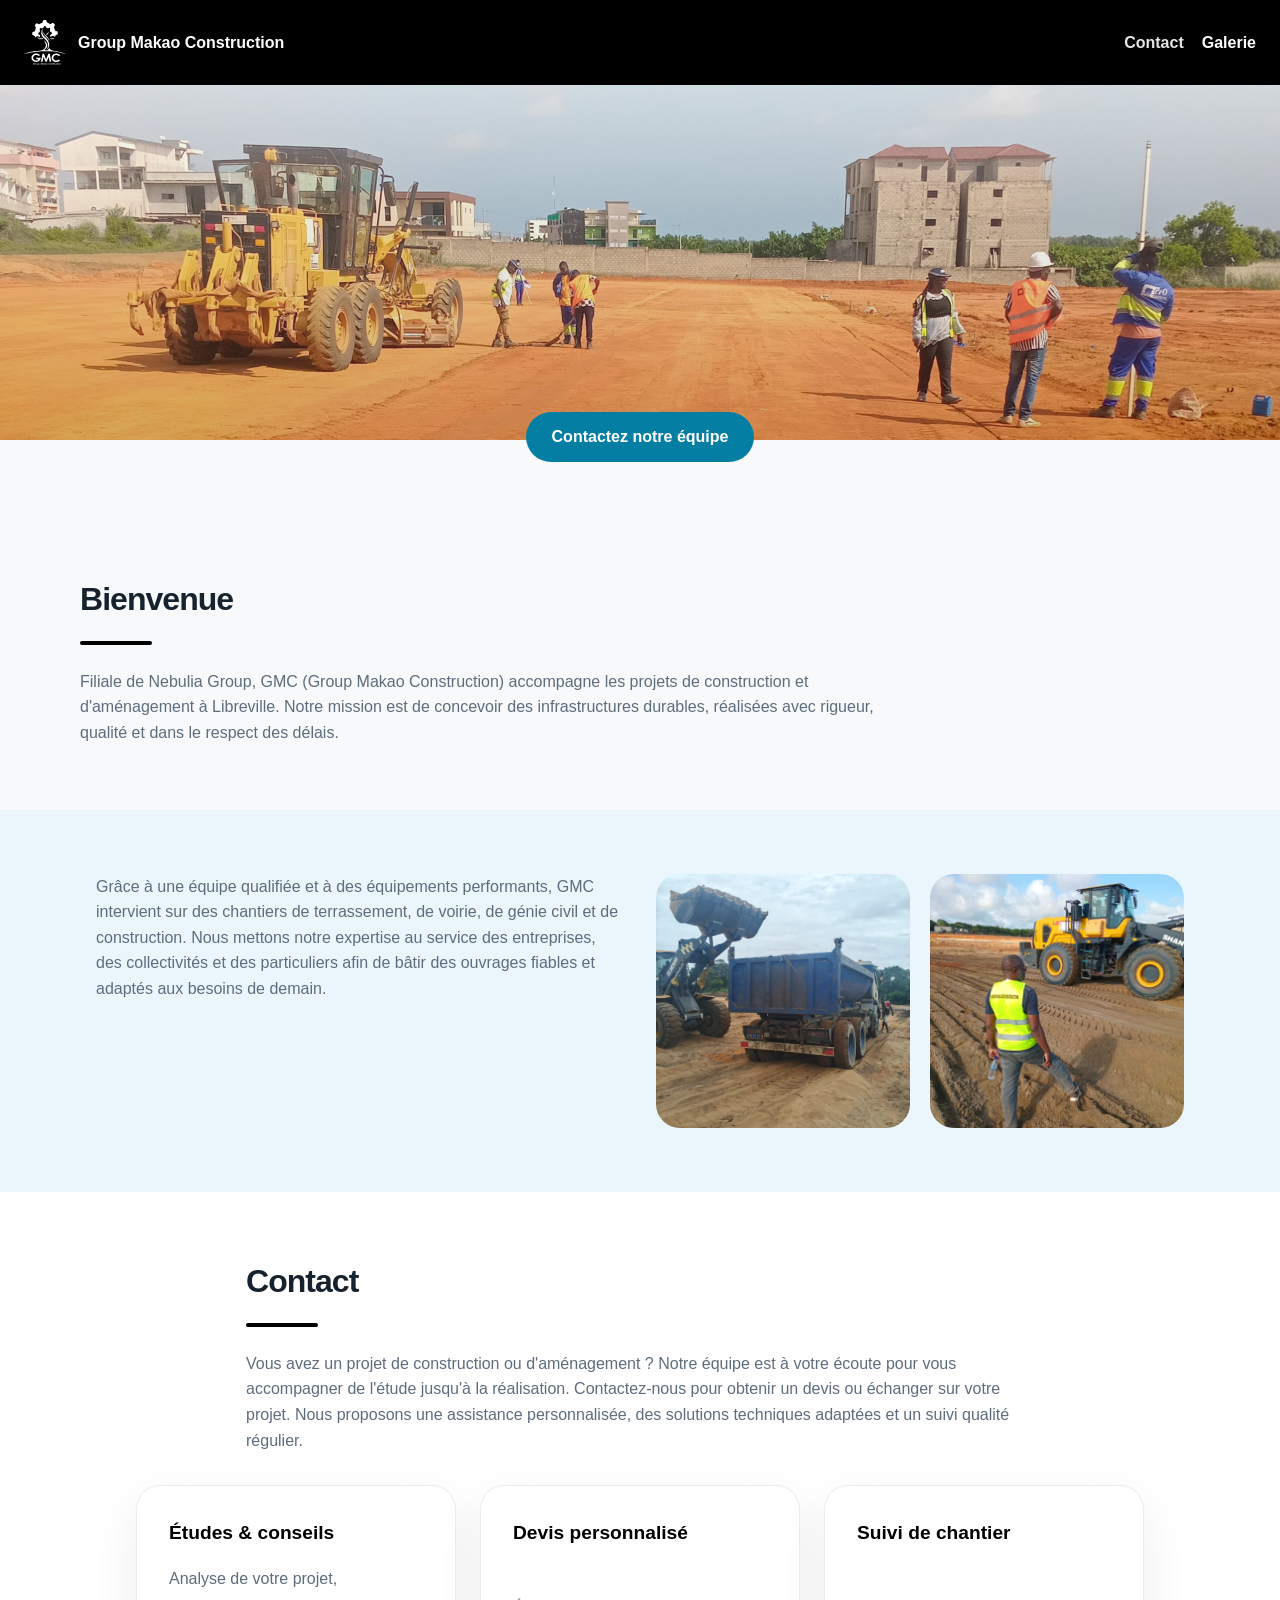
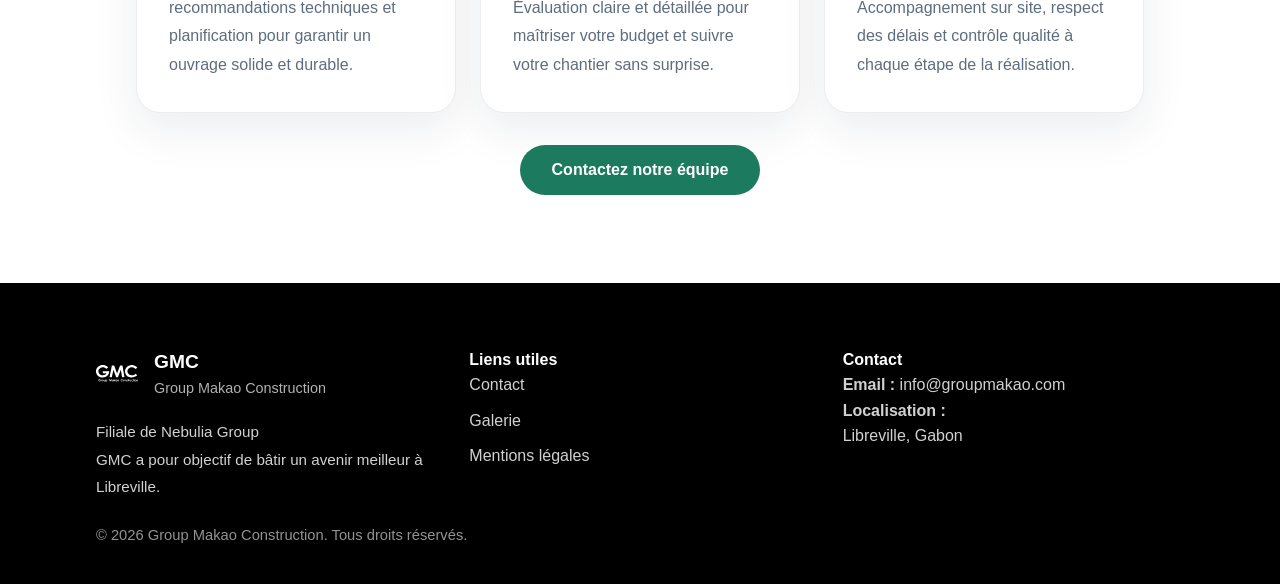
<file: index.html>
<!DOCTYPE html>
<html lang="fr">
<head>
    <meta charset="UTF-8">
    <meta name="viewport" content="width=device-width, initial-scale=1.0">
    <title>GMC</title>
    <link rel="stylesheet" href="./style/style.css">
</head>
<body>
    <section class="hero">
        <img src="./ASSETS/IMG/photo2.jpg" alt="Chantier GMC" class="hero-image">
        <div class="hero-bar container">
            <a class="brand" href="./index.html">
                <img src="./ASSETS/LOGO/logo 1.svg" alt="Logo GMC">
                Group Makao Construction
            </a>
            <nav class="header-nav" aria-label="Navigation principale">
                <a href="./contact.html">Contact</a>
                <a href="./galerie.html" class="active" aria-current="page">Galerie</a>
            </nav>
        </div>
    </section>

    <section class="hero-action container">
        <a href="./contact.html" class="btn btn-primary">Contactez notre équipe</a>
    </section>

    <section class="section welcome container fade-in">
        <div class="section-header">
            <h2>Bienvenue</h2>
            <div class="section-underline"></div>
        </div>
        <p>Filiale de Nebulia Group, GMC (Group Makao Construction) accompagne les projets de construction et d'aménagement à Libreville. Notre mission est de concevoir des infrastructures durables, réalisées avec rigueur, qualité et dans le respect des délais.</p>
    </section>

    <section class="section presentation fade-in">
        <div class="container presentation-grid">
            <div class="presentation-copy">
                <p>Grâce à une équipe qualifiée et à des équipements performants, GMC intervient sur des chantiers de terrassement, de voirie, de génie civil et de construction. Nous mettons notre expertise au service des entreprises, des collectivités et des particuliers afin de bâtir des ouvrages fiables et adaptés aux besoins de demain.</p>
            </div>
            <div class="presentation-images">
                <div class="presentation-row">
                    <div class="presentation-image presentation-image--small">
                        <img src="./ASSETS/IMG/camion.jpg" alt="Engins sur chantier">
                    </div>
                    <div class="presentation-image presentation-image--small">
                        <img src="./ASSETS/IMG/camion2.jpg" alt="Travaux de construction">
                    </div>
                </div>
            </div>
        </div>
    </section>
    <section class="section contact-section" id="contact">
        <div class="container contact-intro fade-in">
            <div class="section-header">
                <h2>Contact</h2>
                <div class="section-underline"></div>
            </div>
            <p class="contact-text">Vous avez un projet de construction ou d'aménagement ? Notre équipe est à votre écoute pour vous accompagner de l'étude jusqu'à la réalisation. Contactez-nous pour obtenir un devis ou échanger sur votre projet. Nous proposons une assistance personnalisée, des solutions techniques adaptées et un suivi qualité régulier.</p>
        </div>
        <div class="container contact-cards fade-in">
            <article class="contact-card contact-card--highlight">
                <h3>Études & conseils</h3>
                <p>Analyse de votre projet, recommandations techniques et planification pour garantir un ouvrage solide et durable.</p>
            </article>
            <article class="contact-card contact-card--highlight">
                <h3>Devis personnalisé</h3>
                <p>Évaluation claire et détaillée pour maîtriser votre budget et suivre votre chantier sans surprise.</p>
            </article>
            <article class="contact-card contact-card--highlight">
                <h3>Suivi de chantier</h3>
                <p>Accompagnement sur site, respect des délais et contrôle qualité à chaque étape de la réalisation.</p>
            </article>
        </div>
        <div class="container contact-cta fade-in">
            <a href="./contact.html" class="btn btn-secondary">Contactez notre équipe</a>
        </div>
    </section>

    <footer class="site-footer">
        <div class="container">
            <div class="footer-content">
                <div class="footer-col">
                    <div class="footer-brand">
                        <a href="./index.html">
                            <img src="./ASSETS/LOGO/logo 2.svg" alt="Logo GMC">
                        </a>
                        <div>
                            <h3>GMC</h3>
                            <p class="footer-subtitle">Group Makao Construction</p>
                        </div>
                    </div>
                    <p class="footer-desc">Filiale de Nebulia Group<br>GMC a pour objectif de bâtir un avenir meilleur à Libreville.</p>
                </div>

                <div class="footer-col">
                    <h4>Liens utiles</h4>
                    <ul>
                        <li><a href="./contact.html">Contact</a></li>
                        <li><a href="./galerie.html">Galerie</a></li>
                        <li><a href="./mentions-legales.html">Mentions légales</a></li>
                    </ul>
                </div>

                <div class="footer-col">
                    <h4>Contact</h4>
                    <p><strong>Email :</strong> <a href="mailto:info@groupmakao.com">info@groupmakao.com</a></p>
                    <p><strong>Localisation :</strong><br>Libreville, Gabon</p>
                </div>
            </div>
            <p class="small">© 2026 Group Makao Construction. Tous droits réservés.</p>
        </div>
    </footer>
    <script>
        const hero = document.querySelector('.hero');
        if (hero) {
            const updateHero = () => {
                const scrollY = window.scrollY;
                const offset = Math.min(0, scrollY * -0.12);
                hero.style.backgroundPosition = `center calc(50% + ${offset}px)`;
            };
            window.addEventListener('scroll', () => requestAnimationFrame(updateHero), { passive: true });
            updateHero();
        }
    </script>
</body>
</html>
</file>
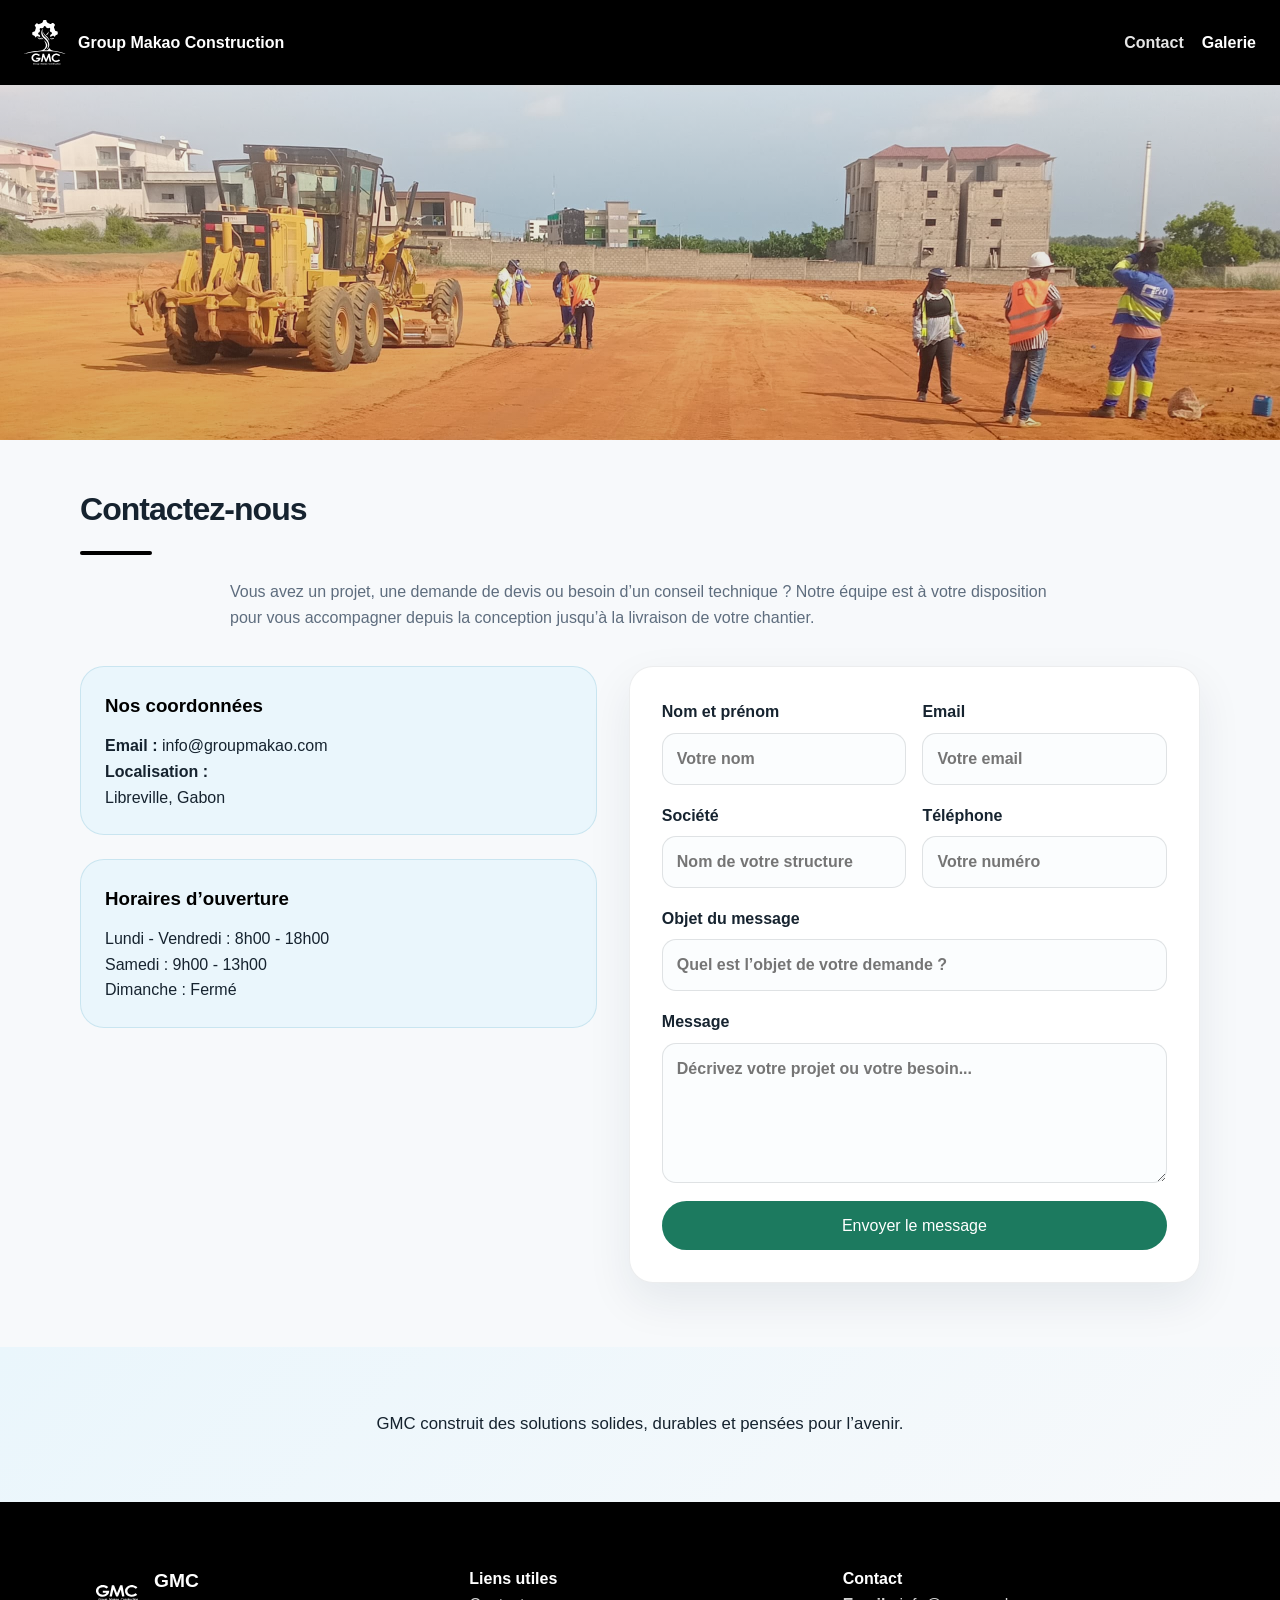
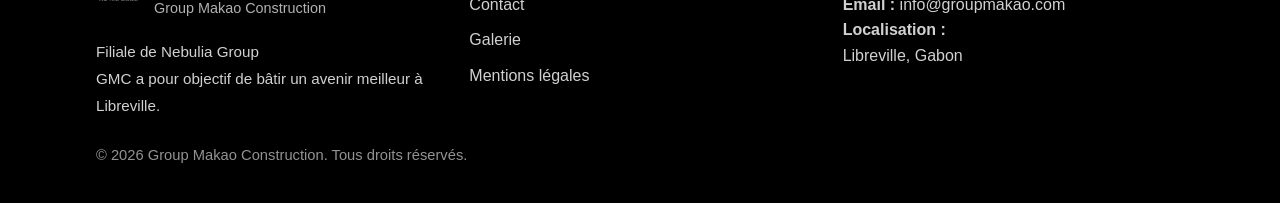
<file: contact.html>
<!DOCTYPE html>
<html lang="fr">
<head>
    <meta charset="UTF-8">
    <meta name="viewport" content="width=device-width, initial-scale=1.0">
    <title>Contact | GMC</title>
    <link rel="stylesheet" href="./style/style.css">
</head>
<body>
    <section class="hero">
        <img src="./ASSETS/IMG/photo2.jpg" alt="Chantier GMC" class="hero-image">
        <div class="hero-bar container">
            <a class="brand" href="./index.html">
                <img src="./ASSETS/LOGO/logo 1.svg" alt="Logo GMC">
                Group Makao Construction
            </a>
            <nav class="header-nav" aria-label="Navigation principale">
                <a href="./contact.html">Contact</a>
                <a href="./galerie.html" class="active" aria-current="page">Galerie</a>
            </nav>
        </div>
    </section>

    <section class="hero-action container">
    </section>

    <section class="section contact-page container fade-in">
        <div class="section-header">
            <h2>Contactez-nous</h2>
            <div class="section-underline"></div>
        </div>
        <p class="contact-text">Vous avez un projet, une demande de devis ou besoin d’un conseil technique ? Notre équipe est à votre disposition pour vous accompagner depuis la conception jusqu’à la livraison de votre chantier.</p>

        <div class="contact-page-grid">
            <div class="contact-panel">
                <article class="contact-detail">
                    <h3>Nos coordonnées</h3>
                    <p><strong>Email :</strong> <a href="mailto:info@groupmakao.com">info@groupmakao.com</a></p>
                    <p><strong>Localisation :</strong><br>Libreville, Gabon</p>
                </article>

                <article class="contact-detail">
                    <h3>Horaires d’ouverture</h3>
                    <p>Lundi - Vendredi : 8h00 - 18h00</p>
                    <p>Samedi : 9h00 - 13h00</p>
                    <p>Dimanche : Fermé</p>
                </article>
            </div>

            <form class="contact-form" id="contact-form" action="https://formsubmit.co/jeremyparadis.pro@gmail.com" method="POST">
                <input type="hidden" name="_captcha" value="false">
                <input type="hidden" name="_template" value="table">
                <input type="hidden" name="_subject" value="Nouvelle demande de contact - GMC">

                <div class="form-row">
                    <label>
                        Nom et prénom
                        <input type="text" name="name" placeholder="Votre nom" required>
                    </label>
                    <label>
                        Email
                        <input type="email" name="email" placeholder="Votre email" required>
                    </label>
                </div>

                <div class="form-row">
                    <label>
                        Société
                        <input type="text" name="company" placeholder="Nom de votre structure">
                    </label>
                    <label>
                        Téléphone
                        <input type="tel" name="phone" placeholder="Votre numéro">
                    </label>
                </div>

                <label>
                    Objet du message
                    <input type="text" name="subject" placeholder="Quel est l’objet de votre demande ?" required>
                </label>

                <label>
                    Message
                    <textarea name="message" placeholder="Décrivez votre projet ou votre besoin..." required></textarea>
                </label>

                <div id="form-status" class="form-status" aria-live="polite"></div>

                <button type="submit" class="btn btn-secondary">Envoyer le message</button>
            </form>
        </div>
    </section>

    <section class="section contact-quote">
        <div class="container">
            <p>GMC construit des solutions solides, durables et pensées pour l’avenir.</p>
        </div>
    </section>

        <footer class="site-footer">
        <div class="container">
            <div class="footer-content">
                <div class="footer-col">
                    <div class="footer-brand">
                        <a href="./index.html">
                            <img src="./ASSETS/LOGO/logo 2.svg" alt="Logo GMC">
                        </a>
                        <div>
                            <h3>GMC</h3>
                            <p class="footer-subtitle">Group Makao Construction</p>
                        </div>
                    </div>
                    <p class="footer-desc">Filiale de Nebulia Group<br>GMC a pour objectif de bâtir un avenir meilleur à Libreville.</p>
                </div>

                <div class="footer-col">
                    <h4>Liens utiles</h4>
                    <ul>
                        <li><a href="./contact.html">Contact</a></li>
                        <li><a href="./galerie.html">Galerie</a></li>
                        <li><a href="./mentions-legales.html">Mentions légales</a></li>
                    </ul>
                </div>

                <div class="footer-col">
                    <h4>Contact</h4>
                    <p><strong>Email :</strong> <a href="mailto:info@groupmakao.com">info@groupmakao.com</a></p>
                    <p><strong>Localisation :</strong><br>Libreville, Gabon</p>
                </div>
            </div>
            <p class="small">© 2026 Group Makao Construction. Tous droits réservés.</p>
        </div>
    </footer>

    <script>
        const hero = document.querySelector('.hero');
        if (hero) {
            const updateHero = () => {
                const scrollY = window.scrollY;
                const offset = Math.min(0, scrollY * -0.12);
                hero.style.backgroundPosition = `center calc(50% + ${offset}px)`;
            };
            window.addEventListener('scroll', () => requestAnimationFrame(updateHero), { passive: true });
            updateHero();
        }

        const contactForm = document.getElementById('contact-form');
        const formStatus = document.getElementById('form-status');

        if (contactForm && formStatus) {
            contactForm.addEventListener('submit', async (event) => {
                event.preventDefault();

                const button = contactForm.querySelector('button[type="submit"]');
                const formData = new FormData(contactForm);
                const payload = Object.fromEntries(formData.entries());
                const subject = payload.subject || 'Demande de contact';
                const body = [
                    `Nom et prénom : ${payload.name || ''}`,
                    `Email : ${payload.email || ''}`,
                    `Société : ${payload.company || ''}`,
                    `Téléphone : ${payload.phone || ''}`,
                    '',
                    `Objet : ${subject}`,
                    '',
                    `Message :\n${payload.message || ''}`
                ].join('\n');

                formStatus.textContent = 'Envoi en cours...';
                formStatus.classList.remove('error');
                formStatus.classList.add('is-visible');
                button.disabled = true;

                try {
                    const response = await fetch('https://formsubmit.co/ajax/jeremyparadis.pro@gmail.com', {
                        method: 'POST',
                        headers: {
                            'Content-Type': 'application/json',
                            'Accept': 'application/json'
                        },
                        body: JSON.stringify({
                            name: payload.name,
                            email: payload.email,
                            company: payload.company,
                            phone: payload.phone,
                            subject: payload.subject,
                            message: payload.message,
                            _captcha: 'false',
                            _template: 'table',
                            _subject: 'Nouvelle demande de contact - GMC'
                        })
                    });

                    if (!response.ok) {
                        throw new Error('Échec de l’envoi');
                    }

                    formStatus.textContent = 'Votre message a bien été envoyé. Nous vous répondrons très rapidement.';
                    formStatus.classList.add('success');
                    contactForm.reset();
                } catch (error) {
                    formStatus.textContent = 'Une erreur est survenue. Vous pouvez nous écrire directement à jeremyparadis.pro@gmail.com.';
                    formStatus.classList.add('error');
                    window.location.href = `mailto:jeremyparadis.pro@gmail.com?subject=${encodeURIComponent(subject)}&body=${encodeURIComponent(body)}`;
                } finally {
                    button.disabled = false;
                }
            });
        }
    </script>
</body>
</html>
</file>
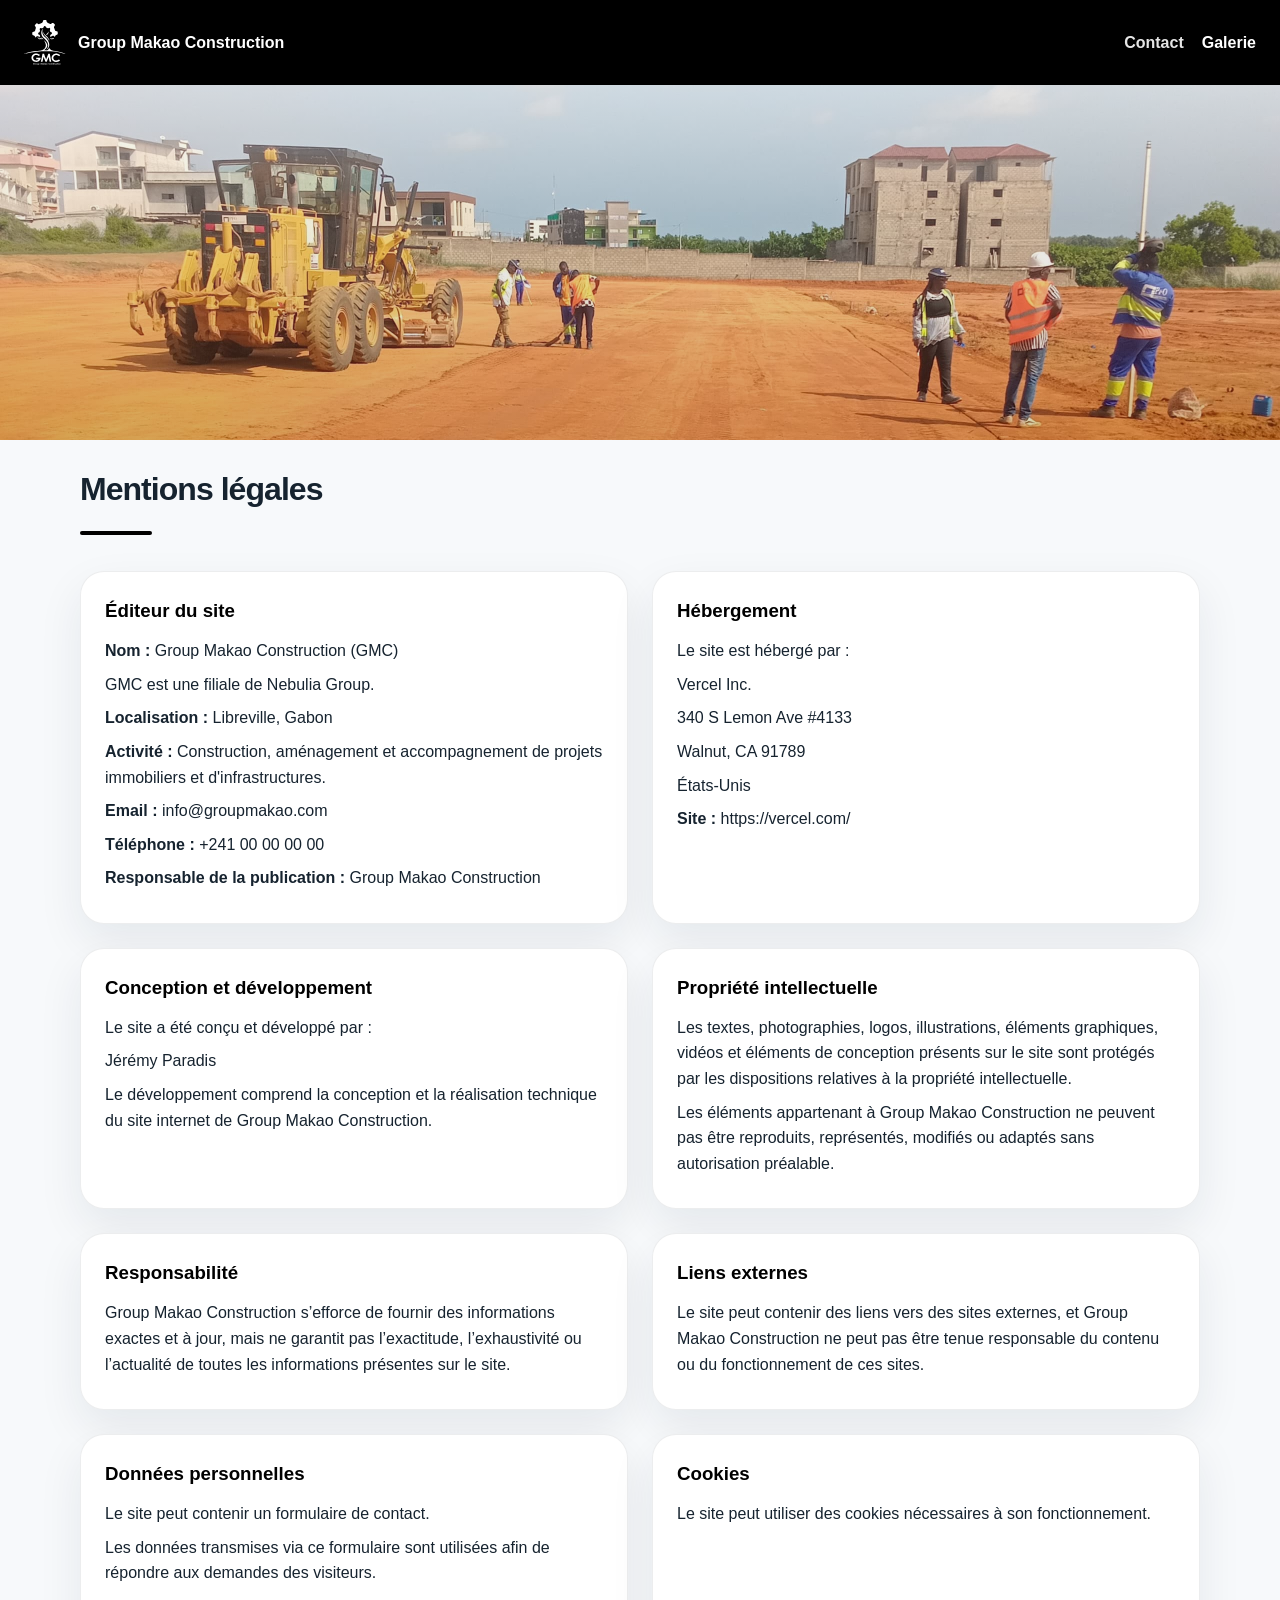
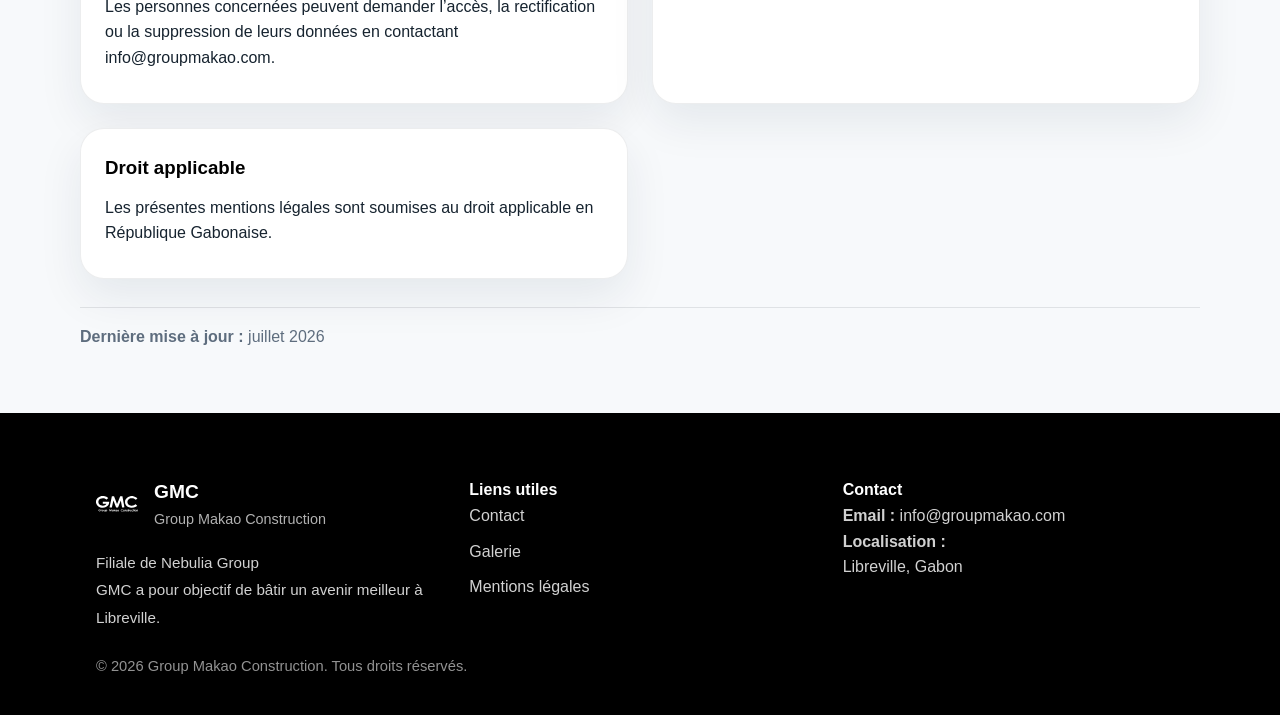
<file: mentions-legales.html>
<!DOCTYPE html>
<html lang="fr">
<head>
    <meta charset="UTF-8">
    <meta name="viewport" content="width=device-width, initial-scale=1.0">
    <title>Mentions légales | GMC</title>
    <link rel="stylesheet" href="./style/style.css">
</head>
<body>
    <section class="hero">
        <img src="./ASSETS/IMG/photo2.jpg" alt="Chantier GMC" class="hero-image">
        <div class="hero-bar container">
            <a class="brand" href="./index.html">
                <img src="./ASSETS/LOGO/logo 1.svg" alt="Logo GMC">
                Group Makao Construction
            </a>
            <nav class="header-nav" aria-label="Navigation principale">
                <a href="./contact.html">Contact</a>
                <a href="./galerie.html" class="active" aria-current="page">Galerie</a>
            </nav>
        </div>
    </section>

    <section class="section legal-page container fade-in">
        <div class="section-header">
            <h2>Mentions légales</h2>
            <div class="section-underline"></div>
        </div>

        <div class="legal-grid">
            <article class="contact-detail legal-card">
                <h3>Éditeur du site</h3>
                <p><strong>Nom :</strong> Group Makao Construction (GMC)</p>
                <p>GMC est une filiale de Nebulia Group.</p>
                <p><strong>Localisation :</strong> Libreville, Gabon</p>
                <p><strong>Activité :</strong> Construction, aménagement et accompagnement de projets immobiliers et d'infrastructures.</p>
                <p><strong>Email :</strong> <a href="mailto:info@groupmakao.com">info@groupmakao.com</a></p>
                <p><strong>Téléphone :</strong> <a href="tel:+24100000000">+241 00 00 00 00</a></p>
                <p><strong>Responsable de la publication :</strong> Group Makao Construction</p>
                <!-- Informations juridiques complémentaires à compléter si disponibles : RCCM, NIF, capital social, adresse précise. -->
            </article>

            <article class="contact-detail legal-card">
                <h3>Hébergement</h3>
                <p>Le site est hébergé par :</p>
                <p>Vercel Inc.</p>
                <p>340 S Lemon Ave #4133</p>
                <p>Walnut, CA 91789</p>
                <p>États-Unis</p>
                <p><strong>Site :</strong> <a href="https://vercel.com/" target="_blank" rel="noopener noreferrer">https://vercel.com/</a></p>
            </article>

            <article class="contact-detail legal-card">
                <h3>Conception et développement</h3>
                <p>Le site a été conçu et développé par :</p>
                <p>Jérémy Paradis</p>
                <p>Le développement comprend la conception et la réalisation technique du site internet de Group Makao Construction.</p>
            </article>

            <article class="contact-detail legal-card">
                <h3>Propriété intellectuelle</h3>
                <p>Les textes, photographies, logos, illustrations, éléments graphiques, vidéos et éléments de conception présents sur le site sont protégés par les dispositions relatives à la propriété intellectuelle.</p>
                <p>Les éléments appartenant à Group Makao Construction ne peuvent pas être reproduits, représentés, modifiés ou adaptés sans autorisation préalable.</p>
            </article>

            <article class="contact-detail legal-card">
                <h3>Responsabilité</h3>
                <p>Group Makao Construction s’efforce de fournir des informations exactes et à jour, mais ne garantit pas l’exactitude, l’exhaustivité ou l’actualité de toutes les informations présentes sur le site.</p>
            </article>

            <article class="contact-detail legal-card">
                <h3>Liens externes</h3>
                <p>Le site peut contenir des liens vers des sites externes, et Group Makao Construction ne peut pas être tenue responsable du contenu ou du fonctionnement de ces sites.</p>
            </article>

            <article class="contact-detail legal-card">
                <h3>Données personnelles</h3>
                <p>Le site peut contenir un formulaire de contact.</p>
                <p>Les données transmises via ce formulaire sont utilisées afin de répondre aux demandes des visiteurs.</p>
                <p>Les personnes concernées peuvent demander l’accès, la rectification ou la suppression de leurs données en contactant <a href="mailto:info@groupmakao.com">info@groupmakao.com</a>.</p>
            </article>

            <article class="contact-detail legal-card">
                <h3>Cookies</h3>
                <p>Le site peut utiliser des cookies nécessaires à son fonctionnement.</p>
            </article>

            <article class="contact-detail legal-card">
                <h3>Droit applicable</h3>
                <p>Les présentes mentions légales sont soumises au droit applicable en République Gabonaise.</p>
            </article>
        </div>

        <div class="legal-update">
            <p><strong>Dernière mise à jour :</strong> juillet 2026</p>
        </div>
    </section>

    <footer class="site-footer">
        <div class="container">
            <div class="footer-content">
                <div class="footer-col">
                    <div class="footer-brand">
                        <a href="./index.html">
                            <img src="./ASSETS/LOGO/logo 2.svg" alt="Logo GMC">
                        </a>
                        <div>
                            <h3>GMC</h3>
                            <p class="footer-subtitle">Group Makao Construction</p>
                        </div>
                    </div>
                    <p class="footer-desc">Filiale de Nebulia Group<br>GMC a pour objectif de bâtir un avenir meilleur à Libreville.</p>
                </div>

                <div class="footer-col">
                    <h4>Liens utiles</h4>
                    <ul>
                        <li><a href="./contact.html">Contact</a></li>
                        <li><a href="./galerie.html">Galerie</a></li>
                        <li><a href="./mentions-legales.html">Mentions légales</a></li>
                    </ul>
                </div>

                <div class="footer-col">
                    <h4>Contact</h4>
                    <p><strong>Email :</strong> <a href="mailto:info@groupmakao.com">info@groupmakao.com</a></p>
                    <p><strong>Localisation :</strong><br>Libreville, Gabon</p>
                </div>
            </div>
            <p class="small">© 2026 Group Makao Construction. Tous droits réservés.</p>
        </div>
    </footer>
</body>
</html>
</file>
<file: style/style.css>
﻿:root {
  --black: #000000;
  --white: #ffffff;
  --blue: #057ea3;
  --blue-soft: #eaf6fc;
  --green: #1c7a5f;
  --text: #16232f;
  --muted: #5e6d7e;
  --radius: 24px;
}

* {
  box-sizing: border-box;
  margin: 0;
  padding: 0;
}

html,
body {
  min-height: 100%;
}

body {
  font-family: 'Segoe UI', Roboto, Arial, sans-serif;
  background: #f7f9fb;
  color: var(--text);
  line-height: 1.6;
  -webkit-font-smoothing: antialiased;
}

img {
  max-width: 100%;
  display: block;
}

.container {
  width: min(92%, 1120px);
  margin: 0 auto;
  padding: 0 16px;
}

.hero {
  position: relative;
  overflow: hidden;
}

.hero-image {
  width: 100%;
  max-height: 440px;
  height: auto;
  object-fit: cover;
  object-position: 0px -180px;
}

.hero::after {
  content: "";
  position: absolute;
  inset: 0;
  background: linear-gradient(180deg, rgba(255, 255, 255, 0.72) 0%, rgba(180, 180, 180, 0.22) 48%, rgba(0, 0, 0, 0.16) 100%);
  pointer-events: none;
}

.hero-bar {
  position: absolute;
  top: 0;
  left: 0;
  width: 100%;
  padding: 20px 24px;
  background: rgba(0, 0, 0, 1);
  z-index: 2;
  display: flex;
  align-items: center;
  justify-content: space-between;
  gap: 16px;
}

.hero-bar .brand {
  position: relative;
  left: auto;
  transform: none;
  text-decoration: none;
  display: flex;
  align-items: center;
  gap: 12px;
  color: var(--white);
  font-weight: 700;
  z-index: 2;
  margin: 0;
}

.hero-bar .brand img {
  width: 42px;
  height: auto;
}

.hero-bar .brand a {
  text-decoration: none;
  color: var(--white);
  font-weight: 700;
  font-size: 1rem;
  letter-spacing: 0.02em;
}

.hero-action {
  margin: -28px auto 48px;
  display: flex;
  justify-content: center;
  position: relative;
  z-index: 1;
}
.hero-action .btn {
  align-self: center;
}
.btn {
  display: inline-flex;
  align-items: center;
  justify-content: center;
  padding: 12px 26px;
  border-radius: 999px;
  font-weight: 700;
  text-decoration: none;
  transition: transform 0.2s ease, box-shadow 0.2s ease, opacity 0.2s ease;
}

.btn:hover {
  transform: translateY(-2px);
  box-shadow: 0 20px 35px rgba(5, 126, 163, 0.14);
}

.btn-primary {
  background: var(--blue);
  color: var(--white);
}

.btn-secondary {
  background: var(--green);
  color: var(--white);
}

.section {
  padding: 64px 0;
}

.section-header {
  max-width: 700px;
  margin-bottom: 24px;
}

.section-header h2 {
  font-size: clamp(2rem, 2.5vw, 2.6rem);
  letter-spacing: -0.03em;
}

.section-underline {
  width: 72px;
  height: 4px;
  margin-top: 16px;
  background: var(--black);
  border-radius: 999px;
}

.section p,
.contact-text {
  max-width: 820px;
  color: var(--muted);
  font-size: 1rem;
}

.welcome p {
  margin-top: 18px;
}

.presentation {
  background: var(--blue-soft);
}

.presentation-grid {
  display: grid;
  grid-template-columns: 1fr 1fr;
  gap: 32px;
  align-items: start;
}

.presentation-copy {
  display: flex;
  align-items: center;
}

.presentation-images {
  display: grid;
  gap: 20px;
}

.presentation-image {
  overflow: hidden;
  border-radius: var(--radius);
  background: var(--white);
}

.presentation-image img {
  width: 100%;
  height: 100%;
  object-fit: cover;
}

.presentation-image--large {
  min-height: 360px;
}

.presentation-row {
  display: grid;
  grid-template-columns: 1fr 1fr;
  gap: 20px;
}

.contact-section {
  background: var(--white);
}

.contact-intro {
  text-align: left;
  max-width: 820px;
  margin: 0 auto;
}

.contact-text {
  margin: 0 auto;
  text-align: left;
}

.section-header--center {
  display: flex;
  flex-direction: column;
  align-items: center;
  text-align: center;
}

.section-header--center h2 {
  width: 100%;
  margin: 0 auto;
}

.contact-cards {
  display: grid;
  grid-template-columns: repeat(auto-fit, minmax(260px, 1fr));
  gap: 24px;
  margin: 32px auto;
  max-width: 1040px;
  justify-items: center;
}

.contact-card {
  width: 100%;
  background: var(--white);
  border: 1px solid rgba(22, 35, 47, 0.08);
  border-radius: var(--radius);
  padding: 32px;
  display: flex;
  flex-direction: column;
  justify-content: space-between;
  box-shadow: 0 18px 45px rgba(19, 42, 66, 0.08);
  transition: transform 0.25s ease, box-shadow 0.25s ease;
}

.contact-card:hover {
  transform: translateY(-4px);
  box-shadow: 0 24px 55px rgba(19, 42, 66, 0.12);
}

.contact-card h3 {
  margin-bottom: 16px;
  font-size: 1.2rem;
  color: var(--black);
}

.contact-card p {
  color: var(--muted);
  line-height: 1.8;
}

.contact-cta {
  display: flex;
  justify-content: center;
  padding-bottom: 24px;
}

.contact-cta .btn {
  min-width: 240px;
}

.site-footer {
  padding: 64px 0 36px;
  background: var(--black);
  color: var(--white);
}

.footer-content {
  display: grid;
  grid-template-columns: repeat(3, minmax(220px, 1fr));
  gap: 32px;
  margin-bottom: 24px;
}

.footer-brand {
  display: flex;
  align-items: center;
  gap: 16px;
  margin-bottom: 18px;
}

.footer-brand img {
  width: 42px;
  height: auto;
}

.footer-brand h3 {
  font-size: 1.2rem;
}

.footer-desc,
.footer-subtitle,
.site-footer p,
.site-footer a {
  color: rgba(255, 255, 255, 0.82);
}

.footer-desc {
  line-height: 1.8;
  font-size: 0.95rem;
}

.footer-subtitle {
  font-size: 0.9rem;
  opacity: 0.85;
}

.site-footer ul {
  list-style: none;
  padding: 0;
}

.site-footer li {
  margin-bottom: 10px;
}

.site-footer a {
  color: rgba(255, 255, 255, 0.82);
  text-decoration: none;
  transition: color 0.2s ease;
}

.site-footer a:hover {
  color: var(--white);
}

.small {
  font-size: 0.92rem;
  opacity: 0.7;
}

.fade-in {
  opacity: 0;
  transform: translateY(16px);
  animation: fadeIn 0.8s ease-out forwards;
}

@keyframes fadeIn {
  to {
    opacity: 1;
    transform: translateY(0);
  }
}

@media (max-width: 960px) {
  .presentation-grid,
  .contact-cards {
    grid-template-columns: 1fr;
  }
}

.hero-bar {
  display: flex;
  align-items: center;
  justify-content: space-between;
  gap: 16px;
}

.hero-bar .brand {
  position: relative;
  left: auto;
  transform: none;
  z-index: 2;
  margin: 0;
  max-width: none;
}

.back-link {
  color: var(--white);
  text-decoration: none;
  font-weight: 600;
  opacity: 0.9;
}

.back-link:hover {
  opacity: 1;
}

.hero-contact .hero-image {
  object-position: center;
}

.contact-page {
  padding-top: 24px;
}

.contact-page-grid {
  display: grid;
  grid-template-columns: minmax(0, 0.95fr) 1.05fr;
  gap: 32px;
  align-items: start;
  margin-top: 36px;
}

.contact-panel {
  display: grid;
  gap: 24px;
}

.contact-detail {
  background: var(--blue-soft);
  border: 1px solid rgba(5, 126, 163, 0.14);
  border-radius: var(--radius);
  padding: 24px;
}

.contact-detail h3 {
  margin-bottom: 12px;
  color: var(--black);
}

.contact-detail p,
.contact-detail a {
  color: var(--text);
  text-decoration: none;
}

.contact-form {
  background: var(--white);
  border: 1px solid rgba(22, 35, 47, 0.08);
  border-radius: var(--radius);
  padding: 32px;
  box-shadow: 0 18px 45px rgba(19, 42, 66, 0.08);
  display: grid;
  gap: 18px;
}

.form-row {
  display: grid;
  grid-template-columns: 1fr 1fr;
  gap: 16px;
}

.contact-form label {
  display: grid;
  gap: 8px;
  font-weight: 600;
  color: var(--text);
}

.contact-form input,
.contact-form textarea {
  border: 1px solid rgba(22, 35, 47, 0.12);
  border-radius: 14px;
  padding: 12px 14px;
  font: inherit;
  background: #fbfdfe;
  color: var(--text);
}

.contact-form textarea {
  min-height: 140px;
  resize: vertical;
}

.form-status {
  display: none;
  padding: 12px 14px;
  border-radius: 12px;
  font-size: 0.95rem;
  font-weight: 600;
}

.form-status.is-visible {
  display: block;
}

.form-status.success {
  background: rgba(34, 197, 94, 0.08);
  color: #166534;
  border: 1px solid rgba(34, 197, 94, 0.25);
}

.form-status.error {
  background: rgba(239, 68, 68, 0.08);
  color: #991b1b;
  border: 1px solid rgba(239, 68, 68, 0.25);
}

.contact-form button {
  border: none;
  cursor: pointer;
  font: inherit;
}

.contact-form button:disabled {
  opacity: 0.7;
  cursor: wait;
}

.contact-quote {
  background: linear-gradient(135deg, var(--blue-soft), #f7f9fb);
  text-align: center;
}

.contact-quote p {
  margin: 0 auto;
  font-size: 1.05rem;
  color: var(--text);
}

@media (max-width: 900px) {
  .contact-page-grid,
  .form-row {
    grid-template-columns: 1fr;
  }
}

.header-nav {
  display: flex;
  align-items: center;
  justify-content: flex-end;
  gap: 18px;
  flex-wrap: wrap;
  margin-left: auto;
}

.header-nav a {
  margin-right: 0;
  color: rgba(255, 255, 255, 0.9);
  text-decoration: none;
  font-weight: 600;
}

.header-nav a.active,
.header-nav a:hover {
  color: var(--white);
}

.section-eyebrow {
  display: inline-block;
  margin-bottom: 12px;
  font-size: 0.9rem;
  font-weight: 700;
  letter-spacing: 0.16em;
  text-transform: uppercase;
  color: var(--blue);
}

.legal-page {
  padding-top: 24px;
}

.legal-grid {
  display: grid;
  grid-template-columns: repeat(2, minmax(0, 1fr));
  gap: 24px;
  margin-top: 36px;
}

.legal-card {
  background: var(--white);
  border: 1px solid rgba(22, 35, 47, 0.08);
  box-shadow: 0 18px 45px rgba(19, 42, 66, 0.08);
}

.legal-card h3 {
  margin-bottom: 12px;
  color: var(--black);
}

.legal-card p,
.legal-card a {
  color: var(--text);
  margin-bottom: 8px;
}

.legal-update {
  margin-top: 28px;
  padding-top: 16px;
  border-top: 1px solid rgba(22, 35, 47, 0.1);
}

.gallery-intro .section-header h1 {
  font-size: clamp(2.2rem, 3.3vw, 3rem);
  margin-bottom: 12px;
}

.gallery-presentation {
  background: var(--blue-soft);
}

.content-grid {
  display: grid;
  grid-template-columns: 1.05fr 0.95fr;
  gap: 32px;
  align-items: center;
}

.content-text h2 {
  font-size: clamp(1.7rem, 2.2vw, 2.2rem);
  margin-bottom: 16px;
}

.content-text p {
  margin-bottom: 12px;
  color: var(--muted);
}

.content-image img,
.gallery-image img,
.project-image img,
.gallery-item img,
.gallery-card--simple img {
  width: 100%;
  height: 100%;
  object-fit: cover;
  display: block;
}

.gallery-grid {
  display: grid;
  grid-template-columns: repeat(3, minmax(0, 1fr));
  gap: 24px;
  margin-top: 24px;
}

.gallery-card {
  background: var(--white);
  border-radius: var(--radius);
  overflow: hidden;
  border: 1px solid rgba(22, 35, 47, 0.08);
  box-shadow: 0 18px 45px rgba(19, 42, 66, 0.08);
}

.gallery-image {
  aspect-ratio: 4 / 3;
  overflow: hidden;
}

.gallery-image img {
  transition: transform 0.35s ease;
}

.gallery-card:hover .gallery-image img {
  transform: scale(1.04);
}

.gallery-content {
  padding: 24px;
}

.gallery-category {
  display: inline-block;
  margin-bottom: 8px;
  font-size: 0.8rem;
  font-weight: 700;
  letter-spacing: 0.16em;
  text-transform: uppercase;
  color: var(--blue);
}

.gallery-content h3 {
  margin-bottom: 10px;
  color: var(--black);
}

.gallery-content p {
  color: var(--muted);
}

.info-section {
  background: var(--blue-soft);
}

.info-cards {
  display: grid;
  grid-template-columns: repeat(4, minmax(0, 1fr));
  gap: 20px;
}

.info-card {
  background: var(--white);
  border: 1px solid rgba(22, 35, 47, 0.08);
  border-radius: var(--radius);
  padding: 24px;
  box-shadow: 0 18px 45px rgba(19, 42, 66, 0.08);
}

.info-card h3 {
  margin-bottom: 10px;
  color: var(--black);
}

.info-card p {
  color: var(--muted);
}

.gallery-mosaic {
  display: grid;
  grid-template-columns: 1.15fr 0.85fr;
  grid-template-areas:
    "large small"
    "large small2"
    "wide wide";
  gap: 20px;
  margin-top: 28px;
}

.gallery-item {
  overflow: hidden;
  border-radius: var(--radius);
  min-height: 220px;
  background: var(--white);
}

.gallery-item img {
  height: 100%;
}

.gallery-item.large {
  grid-area: large;
  min-height: 460px;
}

.gallery-item.wide {
  grid-area: wide;
  min-height: 260px;
}

.project-stack {
  display: grid;
  gap: 24px;
  margin-top: 24px;
}

.project-card {
  display: grid;
  grid-template-columns: 0.95fr 1.05fr;
  gap: 24px;
  align-items: center;
  background: var(--white);
  border-radius: var(--radius);
  overflow: hidden;
  border: 1px solid rgba(22, 35, 47, 0.08);
  box-shadow: 0 18px 45px rgba(19, 42, 66, 0.08);
}

.project-image {
  min-height: 280px;
}

.project-content {
  padding: 24px 24px 24px 0;
}

.project-content span {
  display: inline-block;
  margin-bottom: 8px;
  font-size: 0.8rem;
  font-weight: 700;
  letter-spacing: 0.16em;
  text-transform: uppercase;
  color: var(--blue);
}

.project-content h3 {
  margin-bottom: 10px;
  color: var(--black);
}

.project-content p {
  color: var(--muted);
  margin-bottom: 16px;
}

.project-details {
  display: grid;
  grid-template-columns: repeat(3, minmax(0, 1fr));
  gap: 16px;
}

.project-details strong,
.project-details span {
  display: block;
}

.project-details strong {
  color: var(--black);
  margin-bottom: 4px;
}

.project-details span {
  color: var(--muted);
  font-size: 0.95rem;
}

.gallery-card--simple {
  overflow: hidden;
  border-radius: var(--radius);
}

.gallery-grid--compact {
  grid-template-columns: repeat(3, minmax(0, 1fr));
}

.modal {
  position: fixed;
  inset: 0;
  display: none;
  align-items: center;
  justify-content: center;
  padding: 24px;
  z-index: 200;
}

.modal.is-open {
  display: flex;
}

.modal-backdrop {
  position: absolute;
  inset: 0;
  background: rgba(0, 0, 0, 0.78);
}

.modal-image {
  position: relative;
  z-index: 1;
  max-width: min(92vw, 980px);
  max-height: min(88vh, 740px);
  object-fit: contain;
  border-radius: 16px;
  box-shadow: 0 25px 70px rgba(0, 0, 0, 0.3);
}

.modal-close {
  position: absolute;
  top: 18px;
  right: 18px;
  z-index: 2;
  width: 44px;
  height: 44px;
  border: none;
  border-radius: 50%;
  background: rgba(255, 255, 255, 0.95);
  color: var(--black);
  font-size: 1.6rem;
  cursor: pointer;
}

@media (max-width: 720px) {
  .hero {
    min-height: 220px;
  }

  .hero-image {
    max-height: 220px;
    height: 220px;
    object-fit: cover;
    object-position: 0px -80px;
  }

  .hero-bar {
    padding: 12px 14px;
    position: absolute;
    display: flex;
    align-items: center;
    justify-content: space-between;
    gap: 10px;
  }

  .hero-bar .brand {
    position: static;
    transform: none;
    justify-content: flex-start;
    gap: 8px;
    font-size: 0.9rem;
    line-height: 1.2;
    width: auto;
    color: var(--white);
    max-width: 56%;
  }

  .hero-bar .brand img {
    width: 34px;
    height: auto;
    flex-shrink: 0;
  }

  .header-nav {
    position: static;
    transform: none;
    top: auto;
    left: auto;
    display: flex;
    align-items: center;
    justify-content: flex-end;
    gap: 10px;
    width: auto;
    max-width: none;
    font-size: 0.82rem;
    z-index: 3;
    margin-left: auto;
  }

  .header-nav a {
    margin-right: 0;
    white-space: nowrap;
    color: var(--white);
  }

  .hero-action {
    margin-top: -22px;
    margin-bottom: 28px;
  }

  .section {
    padding: 48px 0;
  }

  .presentation-image--large {
    min-height: 260px;
  }

  .contact-card {
    padding: 28px;
  }

  .legal-grid {
    grid-template-columns: 1fr;
  }

  .footer-content {
    grid-template-columns: 1fr;
  }

  .content-grid,
  .project-card,
  .gallery-grid,
  .gallery-grid--compact,
  .info-cards,
  .project-details {
    grid-template-columns: 1fr;
  }

  .gallery-mosaic {
    grid-template-columns: 1fr;
    grid-template-areas:
      "large"
      "small"
      "small2"
      "wide";
  }

  .gallery-item.large,
  .gallery-item.wide {
    min-height: 260px;
  }

  .project-content {
    padding: 0 24px 24px;
  }
}
</file>
